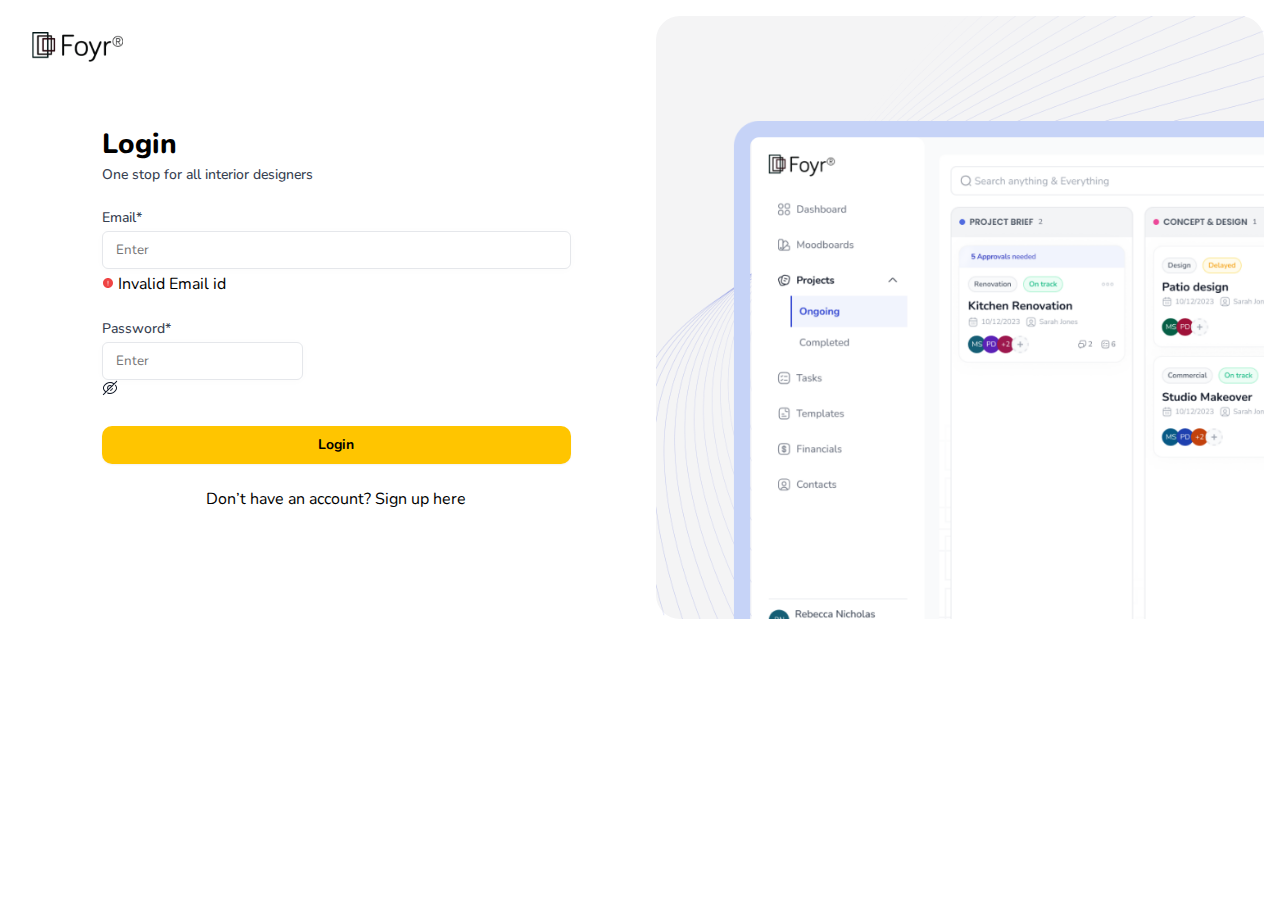
<file: login.html>
<!DOCTYPE html>
<html>
  <head>
    <meta name="viewport" content="width=device-width, initial-scale=1.0" />
    <link rel="stylesheet" href="./scss/style.css" />
  </head>

  <body>
    <div class="default-page-wrapper">
      <div class="default-page-content-wrapper">
        <div class="header">
          <div class="app-logo-wrapper image-wrapper">
            <img src="./assets/foyrLogo.png" alt="Foyr-logo" />
          </div>
        </div>
        <div class="left-section">
          <div class="left-section-content-wrapper">
            <form class="sign-up-form-wrapper" id="loginForm">
              <div class="title-section">
                <div class="title">Login</div>
                <div class="text">One stop for all interior designers</div>
              </div>
              <div class="input-wrapper">
                <label class="label" for="email">Email*</label>
                <input
                  id="email"
                  type="email"
                  placeholder="Enter"
                  class="base-input"
                />
                <div class="error-msg-feild" id="errorTextContainer">
                  <svg
                    width="12"
                    height="12"
                    viewBox="0 0 12 12"
                    fill="none"
                    xmlns="http://www.w3.org/2000/svg"
                  >
                    <path
                      d="M6 1C3.245 1 1 3.245 1 6C1 8.755 3.245 11 6 11C8.755 11 11 8.755 11 6C11 3.245 8.755 1 6 1ZM5.625 4C5.625 3.795 5.795 3.625 6 3.625C6.205 3.625 6.375 3.795 6.375 4V6.5C6.375 6.705 6.205 6.875 6 6.875C5.795 6.875 5.625 6.705 5.625 6.5V4ZM6.46 8.19C6.435 8.255 6.4 8.305 6.355 8.355C6.305 8.4 6.25 8.435 6.19 8.46C6.13 8.485 6.065 8.5 6 8.5C5.935 8.5 5.87 8.485 5.81 8.46C5.75 8.435 5.695 8.4 5.645 8.355C5.6 8.305 5.565 8.255 5.54 8.19C5.515 8.13 5.5 8.065 5.5 8C5.5 7.935 5.515 7.87 5.54 7.81C5.565 7.75 5.6 7.695 5.645 7.645C5.695 7.6 5.75 7.565 5.81 7.54C5.93 7.49 6.07 7.49 6.19 7.54C6.25 7.565 6.305 7.6 6.355 7.645C6.4 7.695 6.435 7.75 6.46 7.81C6.485 7.87 6.5 7.935 6.5 8C6.5 8.065 6.485 8.13 6.46 8.19Z"
                      fill="#EF4444"
                    />
                  </svg>
                  <span>Invalid Email id</span>
                </div>
              </div>
              <div class="input-wrapper">
                <label class="label" for="password">Password*</label>
                <div class="input-with-eye-btn">
                  <input
                    id="password"
                    type="password"
                    placeholder="Enter"
                    class="base-input"
                  />
                  <div class="eye-button" id="showPassword">
                    <svg
                      width="16"
                      height="16"
                      viewBox="0 0 16 16"
                      fill="none"
                      xmlns="http://www.w3.org/2000/svg"
                    >
                      <path
                        d="M6.31328 10.1866C6.18661 10.1866 6.05995 10.1399 5.95995 10.0399C5.41328 9.49328 5.11328 8.76661 5.11328 7.99995C5.11328 6.40661 6.40661 5.11328 7.99995 5.11328C8.76661 5.11328 9.49328 5.41328 10.0399 5.95995C10.1333 6.05328 10.1866 6.17995 10.1866 6.31328C10.1866 6.44661 10.1333 6.57328 10.0399 6.66661L6.66661 10.0399C6.56661 10.1399 6.43995 10.1866 6.31328 10.1866ZM7.99995 6.11328C6.95995 6.11328 6.11328 6.95995 6.11328 7.99995C6.11328 8.33328 6.19995 8.65328 6.35995 8.93328L8.93328 6.35995C8.65328 6.19995 8.33328 6.11328 7.99995 6.11328Z"
                        fill="#111827"
                      />
                      <path
                        d="M3.73323 12.34C3.6199 12.34 3.4999 12.3 3.40656 12.22C2.69323 11.6134 2.05323 10.8667 1.50656 10C0.799896 8.90003 0.799896 7.10669 1.50656 6.00003C3.13323 3.45336 5.4999 1.98669 7.9999 1.98669C9.46656 1.98669 10.9132 2.49336 12.1799 3.44669C12.3999 3.61336 12.4466 3.92669 12.2799 4.14669C12.1132 4.36669 11.7999 4.41336 11.5799 4.24669C10.4866 3.42003 9.24656 2.98669 7.9999 2.98669C5.84656 2.98669 3.78656 4.28003 2.34656 6.54003C1.84656 7.32003 1.84656 8.68003 2.34656 9.46003C2.84656 10.24 3.4199 10.9134 4.05323 11.46C4.2599 11.64 4.28656 11.9534 4.10656 12.1667C4.01323 12.28 3.87323 12.34 3.73323 12.34Z"
                        fill="#111827"
                      />
                      <path
                        d="M7.99996 14.0133C7.11329 14.0133 6.24663 13.8333 5.41329 13.48C5.15996 13.3733 5.03996 13.08 5.14663 12.8266C5.25329 12.5733 5.54663 12.4533 5.79996 12.56C6.50663 12.86 7.24663 13.0133 7.99329 13.0133C10.1466 13.0133 12.2066 11.72 13.6466 9.45996C14.1466 8.67996 14.1466 7.31996 13.6466 6.53996C13.44 6.21329 13.2133 5.89996 12.9733 5.60662C12.8 5.39329 12.8333 5.07996 13.0466 4.89996C13.26 4.72662 13.5733 4.75329 13.7533 4.97329C14.0133 5.29329 14.2666 5.63996 14.4933 5.99996C15.2 7.09996 15.2 8.89329 14.4933 9.99996C12.8666 12.5466 10.5 14.0133 7.99996 14.0133Z"
                        fill="#111827"
                      />
                      <path
                        d="M8.45997 10.8467C8.22664 10.8467 8.01331 10.68 7.96664 10.44C7.91331 10.1667 8.09331 9.90665 8.36664 9.85999C9.09997 9.72665 9.71331 9.11332 9.84664 8.37999C9.89997 8.10665 10.16 7.93332 10.4333 7.97999C10.7066 8.03332 10.8866 8.29332 10.8333 8.56665C10.62 9.71999 9.69997 10.6333 8.55331 10.8467C8.51997 10.84 8.49331 10.8467 8.45997 10.8467Z"
                        fill="#111827"
                      />
                      <path
                        d="M1.33329 15.1667C1.20663 15.1667 1.07996 15.12 0.979961 15.02C0.786628 14.8267 0.786628 14.5067 0.979961 14.3134L5.95996 9.33335C6.15329 9.14002 6.47329 9.14002 6.66663 9.33335C6.85996 9.52669 6.85996 9.84669 6.66663 10.04L1.68663 15.02C1.58663 15.12 1.45996 15.1667 1.33329 15.1667Z"
                        fill="#111827"
                      />
                      <path
                        d="M9.68657 6.81329C9.5599 6.81329 9.43323 6.76663 9.33323 6.66663C9.1399 6.47329 9.1399 6.15329 9.33323 5.95996L14.3132 0.979961C14.5066 0.786628 14.8266 0.786628 15.0199 0.979961C15.2132 1.17329 15.2132 1.49329 15.0199 1.68663L10.0399 6.66663C9.9399 6.76663 9.81323 6.81329 9.68657 6.81329Z"
                        fill="#111827"
                      />
                    </svg>
                  </div>
                </div>
              </div>
              <div class="primary-button-wrapper disabled" id="loginBtn">
                <button class="primary-button">Login</button>
              </div>
            </form>

            <div class="have-account">
              Don’t have an account?
              <span>Sign up here</span>
            </div>
          </div>
        </div>
        <div class="right-section">
          <div class="right-section-img-wrapper image-wrapper">
            <img src="./assets/rightSection.png" alt="" />
          </div>
        </div>
      </div>
    </div>

    <script src="login.js" type="module" defer></script>
  </body>
</html>
</file>
<file: scss/style.css>
@import url("https://fonts.googleapis.com/css2?family=Inter:ital,opsz,wght@0,14..32,100..900;1,14..32,100..900&family=Nunito:ital,wght@0,200..1000;1,200..1000&display=swap");
body {
  font-family: "Nunito";
  user-select: none;
  margin: 0;
  height: 100%;
  width: 100%;
}

* {
  font-family: "Nunito";
  box-sizing: border-box;
}

*::-webkit-scrollbar {
  width: 0.25rem;
}

*::-webkit-scrollbar-track {
  box-shadow: inset 0 0 6px rgba(0, 0, 0, 0);
}

*::-webkit-scrollbar-thumb {
  background-color: #a6a5a6;
}

.noselect {
  -webkit-touch-callout: none; /* iOS Safari */
  -webkit-user-select: none; /* Safari */
  -khtml-user-select: none; /* Konqueror HTML */
  -moz-user-select: none; /* Old versions of Firefox */
  -ms-user-select: none; /* Internet Explorer/Edge */
  user-select: none; /* Non-prefixed version, currently
              supported by Chrome, Edge, Opera and Firefox */
}

.image-wrapper-fill-width svg,
.iwfw svg {
  height: auto !important;
  width: 100% !important;
}
.image-wrapper-fill-width img,
.iwfw img {
  height: auto !important;
  width: 100% !important;
}

.image-wrapper-preserve-aspect-ratio svg,
.iwpar svg {
  height: auto !important;
  width: auto !important;
  max-height: 100% !important;
  max-width: 100% !important;
}
.image-wrapper-preserve-aspect-ratio img,
.iwpar img {
  height: auto !important;
  width: auto !important;
  max-height: 100% !important;
  max-width: 100% !important;
}

.strip-input-default-styles {
  padding: 0;
  margin: 0;
  border: none;
  outline: 0;
}
.strip-input-default-styles:focus {
  outline: none;
}

::-webkit-scrollbar {
  width: 8px;
  height: 8px;
  scroll-behavior: smooth;
}

::-webkit-scrollbar-track {
  background: transparent;
}

::-webkit-scrollbar-thumb {
  border-radius: 25px;
}

.image-wrapper img {
  width: 100%;
  height: auto;
  display: block;
}

.rem-indicator {
  width: 1rem;
  height: 1rem;
  position: absolute;
  top: -100%;
  left: -100%;
}

body {
  height: 100%;
  width: 100%;
}

.default-page-wrapper {
  background-color: #fff;
}
.default-page-wrapper .default-page-content-wrapper {
  position: relative;
  display: flex;
  align-items: center;
  justify-content: center;
  height: 100%;
  width: 100%;
  padding: 1rem;
  gap: 1rem;
}
.default-page-wrapper .default-page-content-wrapper .header .app-logo-wrapper {
  max-width: 5.6875rem;
  max-height: 1.875rem;
  flex-shrink: 0;
  position: absolute;
  top: 2rem;
  left: 2rem;
}
.default-page-wrapper .default-page-content-wrapper .left-section {
  width: 50%;
  display: flex;
  align-items: center;
}
.default-page-wrapper .default-page-content-wrapper .left-section .left-section-content-wrapper {
  display: flex;
  flex-direction: column;
  align-items: center;
  gap: 1.5rem;
  width: 100%;
}
.default-page-wrapper .default-page-content-wrapper .left-section .left-section-content-wrapper .title-section {
  display: flex;
  flex-direction: column;
  align-items: flex-start;
  gap: 0.125rem;
}
.default-page-wrapper .default-page-content-wrapper .left-section .left-section-content-wrapper .title-section .title {
  color: #000;
  font-size: 1.75rem;
  font-style: normal;
  font-weight: 800;
  line-height: normal;
}
.default-page-wrapper .default-page-content-wrapper .left-section .left-section-content-wrapper .title-section .text {
  color: #374151;
  font-size: 0.875rem;
  font-style: normal;
  font-weight: 500;
  line-height: normal;
}
.default-page-wrapper .default-page-content-wrapper .left-section .left-section-content-wrapper .primary-button-wrapper {
  border-radius: 0.625rem;
  background: #ffc500;
  box-shadow: 0px 1px 2px 0px rgba(0, 0, 0, 0.05);
  display: flex;
  width: 100%;
  flex-direction: column;
  align-items: flex-start;
  justify-content: center;
  gap: 24px;
  min-height: 2.375rem;
  cursor: pointer;
}
.default-page-wrapper .default-page-content-wrapper .left-section .left-section-content-wrapper .primary-button-wrapper .primary-button {
  background-color: transparent;
  border: none;
  color: #000;
  text-align: center;
  font-size: 0.875rem;
  font-style: normal;
  font-weight: 700;
  line-height: 1.25rem; /* 142.857% */
  width: 100%;
  height: 100%;
  cursor: pointer;
}
.default-page-wrapper .default-page-content-wrapper .left-section .left-section-content-wrapper .sign-up-form-wrapper {
  display: flex;
  flex-direction: column;
  align-items: flex-start;
  gap: 1.5rem;
  width: 100%;
  max-width: 29.3125rem;
}
.default-page-wrapper .default-page-content-wrapper .left-section .left-section-content-wrapper .sign-up-form-wrapper .user-name-email-wrapper {
  display: flex;
  align-items: flex-start;
  gap: 1.5rem;
  align-self: stretch;
}
.default-page-wrapper .default-page-content-wrapper .left-section .left-section-content-wrapper .sign-up-form-wrapper .user-name-email-wrapper .user-name-wrapper {
  display: flex;
  flex-direction: column;
  align-items: flex-start;
  gap: 0.25rem;
  flex: 1 0 0;
}
.default-page-wrapper .default-page-content-wrapper .left-section .left-section-content-wrapper .sign-up-form-wrapper .user-name-email-wrapper .email-wrapper {
  display: flex;
  flex-direction: column;
  align-items: flex-start;
  gap: 0.25rem;
  flex: 1 0 0;
}
.default-page-wrapper .default-page-content-wrapper .left-section .left-section-content-wrapper .sign-up-form-wrapper .input-wrapper {
  display: flex;
  flex-direction: column;
  align-items: flex-start;
  gap: 0.25rem;
  flex: 1 0 0;
  width: 100%;
}
.default-page-wrapper .default-page-content-wrapper .left-section .left-section-content-wrapper .sign-up-form-wrapper .input-wrapper .phone-num-feild-wrapper {
  display: flex;
  align-items: center;
  flex: 1 0 0;
  width: 100%;
}
.default-page-wrapper .default-page-content-wrapper .left-section .left-section-content-wrapper .sign-up-form-wrapper .input-wrapper .phone-num-feild-wrapper input {
  border-top-left-radius: 0;
  border-bottom-left-radius: 0;
  width: 100%;
}
.default-page-wrapper .default-page-content-wrapper .left-section .left-section-content-wrapper .left-section-base-content-wrapper {
  display: flex;
  flex-direction: column;
  align-items: flex-start;
  gap: 1.5rem;
}
.default-page-wrapper .default-page-content-wrapper .left-section .left-section-content-wrapper .left-section-base-content-wrapper .input-wrapper {
  display: flex;
  flex-direction: column;
  align-items: flex-start;
  gap: 0.25rem;
  min-width: 23.5625rem;
}
.default-page-wrapper .default-page-content-wrapper .right-section {
  width: 50%;
  height: 100%;
  display: flex;
  align-items: center;
  justify-content: center;
}
.default-page-wrapper .default-page-content-wrapper .right-section .right-section-img-wrapper {
  border-radius: 1.5rem;
  background: #f4f4f5;
  height: 100%;
  width: 100%;
}
.default-page-wrapper .default-page-content-wrapper .right-section .right-section-img-wrapper img {
  height: 100%;
}

.label {
  color: #374151;
  font-size: 0.875rem;
  font-style: normal;
  font-weight: 500;
  line-height: normal;
}

.base-input {
  display: flex;
  padding: 0.5625rem 0.75rem 0.5625rem 0.8125rem;
  align-items: center;
  gap: 0.5rem;
  border-radius: 0.375rem;
  border: 1px solid #e5e7eb;
  background: #fff;
  box-shadow: 0px 1px 10px 0px rgba(0, 0, 0, 0.02);
  outline: none;
  flex: 1 0 0;
  width: 100%;
}
.base-input:focus {
  border: 1px solid #6366F1;
}

.primary-button-wrapper {
  border-radius: 0.625rem;
  background: #ffc500;
  box-shadow: 0px 1px 2px 0px rgba(0, 0, 0, 0.05);
  display: flex;
  width: 100%;
  flex-direction: column;
  align-items: flex-start;
  justify-content: center;
  gap: 1.5rem;
  min-height: 2.375rem;
  cursor: pointer;
}
.primary-button-wrapper .primary-button {
  background-color: transparent;
  border: none;
  color: #000;
  text-align: center;
  font-size: 0.875rem;
  font-style: normal;
  font-weight: 700;
  line-height: 1.25rem; /* 142.857% */
  width: 100%;
  height: 100%;
  cursor: pointer;
}

.error-state {
  border: 1px solid #fca5a5;
}

input.error-state:focus {
  border: 1px solid #fca5a5;
}

.input-wrapper {
  position: relative;
}

.tooltip-wrapper {
  position: absolute;
  top: 100%;
  left: 0;
  width: 100%;
  background-color: #fff;
  border: 1px solid #ccc;
  border-radius: 0.3125rem;
  display: none;
  z-index: 10;
  box-sizing: border-box;
  margin-top: 0.8rem;
  padding: 0.25rem;
  flex-direction: column;
  align-items: flex-start;
  align-self: stretch;
  max-width: 14rem;
}
.tooltip-wrapper .tooltip-title {
  display: flex;
  padding: 0.375rem 0.75rem;
  align-items: center;
  gap: 0.25rem;
  align-self: stretch;
}
.tooltip-wrapper .tooltip-title span {
  color: #6b7280;
  font-size: 0.75rem;
  font-style: normal;
  font-weight: 400;
  line-height: normal;
}

.tooltip-wrapper::after {
  content: "";
  position: absolute;
  top: -8px;
  left: 50%;
  transform: translateX(-50%);
  border-left: 6px solid transparent;
  border-right: 6px solid transparent;
  border-bottom: 8px solid #d4d8de;
}

.tooltip-wrapper .validation-item {
  display: flex;
  padding: 0.375rem 0.75rem;
  align-items: center;
  gap: 4px;
  align-self: stretch;
}
.tooltip-wrapper .validation-item div {
  color: #374151;
  font-size: 0.75rem;
  font-style: normal;
  font-weight: 500;
  line-height: normal;
}
.tooltip-wrapper .validation-item img {
  width: 0.75rem;
  height: 0.75rem;
}

.valid img {
  content: url("../assets/tick-circle.png");
}

.invalid img {
  content: url("../assets/close-circle.png");
}

.input-wrapper input:focus + .tooltip-wrapper {
  display: block;
}

.dropdown-toggle {
  display: flex;
  justify-content: space-between;
  align-items: center;
  cursor: pointer;
  display: flex;
  padding: 0.5313rem 0.75rem;
  align-items: center;
  gap: 6px;
  border-radius: 0.375rem 0px 0px 0.375rem;
  border: 1px solid var(--gray-300, #d1d5db);
  background: var(--gray-50, #f9fafb);
}

.dropdown-selected-option {
  font-size: 0.875rem;
  color: #333;
  display: flex;
  align-items: center;
  gap: 6px;
}
.dropdown-selected-option img {
  width: 1.225rem;
  height: 0.875rem;
}
.dropdown-selected-option span {
  color: var(--gray-900, #111827);
  font-family: "Inter";
  font-size: 0.875rem;
  font-style: normal;
  font-weight: 400;
  line-height: 1.25rem; /* 142.857% */
}

.arrow-icon {
  font-size: 18px;
  color: #888;
}

.dropdown-menu {
  display: none;
  position: absolute;
  top: 100%;
  left: 0;
  margin-top: 0.5rem;
  max-height: 14.0625rem;
  max-width: 16.625rem;
  overflow-y: auto;
  border: 1px solid #ccc;
  border-radius: 4px;
  background-color: #fff;
  box-shadow: 0 4px 8px rgba(0, 0, 0, 0.1);
  z-index: 10;
}

.dropdown-item {
  display: flex;
  padding: 8px 16px;
  align-items: center;
  gap: 4px;
  align-self: stretch;
  cursor: pointer;
}

.dropdown-item-img {
  max-width: 1.225rem;
  max-height: 0.875rem;
}

.dropdown-item-name {
  color: var(--gray-700, #374151);
  font-size: 0.875rem;
  font-style: normal;
  font-weight: 400;
  line-height: 1.25rem; /* 142.857% */
}

.dropdown-item-phone {
  color: var(--gray-500, #6b7280);
  text-align: right;
  align-self: flex-end;
  flex-grow: 1;
  font-size: 0.75rem;
  font-style: normal;
  font-weight: 400;
  line-height: normal;
}

.dropdown-item:hover {
  background-color: #f1f1f1;
}

.dropdown-footer {
  padding: 10px;
  text-align: center;
}

/*# sourceMappingURL=style.css.map */
</file>
